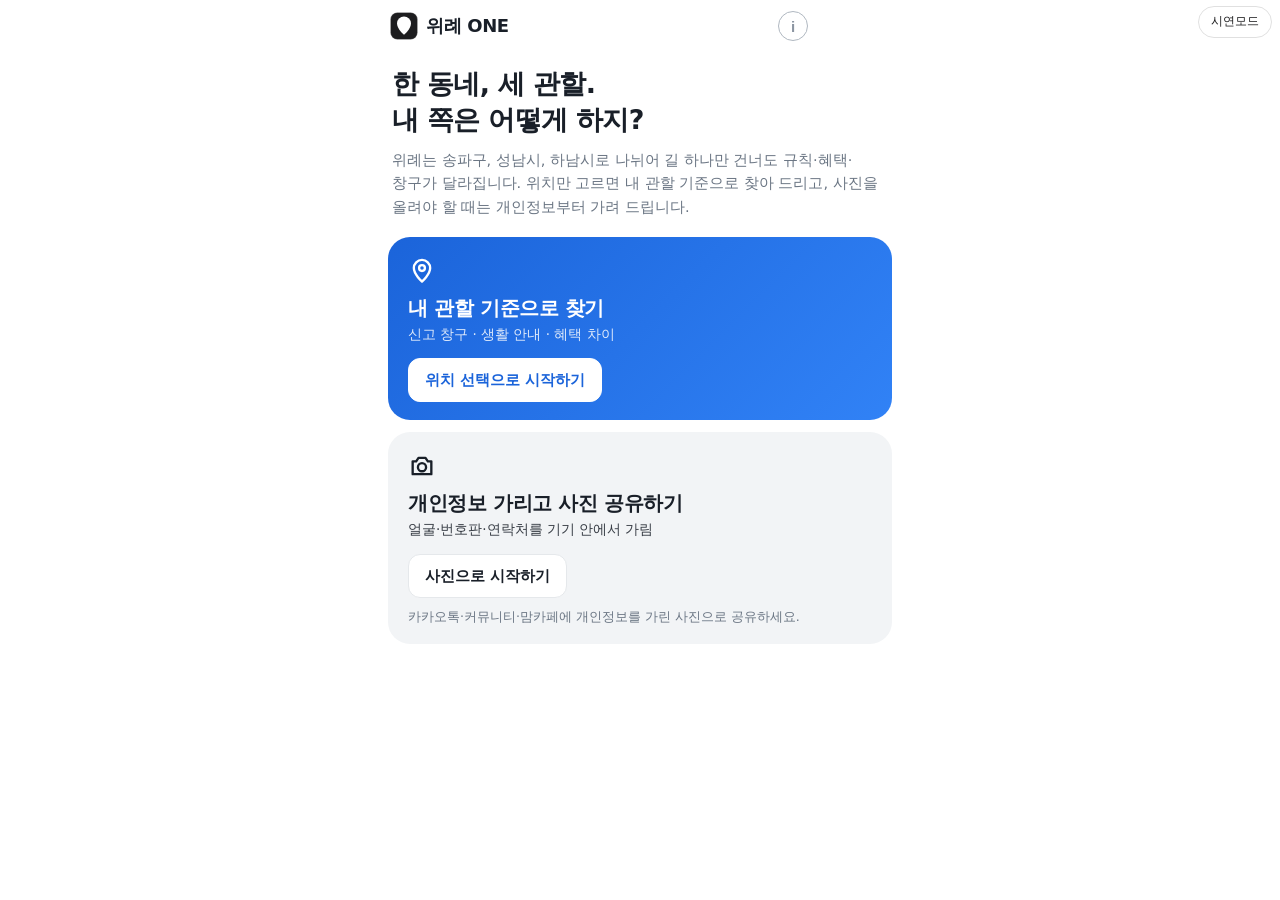
<file: index.html>
<!doctype html>
<html lang="ko">
  <head>
    <meta charset="UTF-8" />
    <meta name="viewport" content="width=device-width, initial-scale=1" />
    <meta name="theme-color" content="#000000" />
    <meta name="color-scheme" content="light" />
    <meta name="description" content="사진 한 장과 위치로, 개인정보를 가리고 위례 생활문제를 어디에 알릴지 찾아줍니다." />
    <link rel="icon" href="data:image/svg+xml,%3Csvg xmlns='http://www.w3.org/2000/svg' viewBox='0 0 32 32'%3E%3Crect width='32' height='32' rx='8' fill='%231d1d1f'/%3E%3Cpath d='M16 26s8-7 8-13a8 8 0 0 0-16 0c0 6 8 13 8 13z' fill='%23fff'/%3E%3C/svg%3E" />
    <title>위례 ONE</title>
    <script type="module" crossorigin src="./assets/index-ofDCbWs7.js"></script>
    <link rel="stylesheet" crossorigin href="./assets/index-BZ7nGz5q.css">
  </head>
  <body>
    <div id="app" class="app"></div>
    <noscript>위례 ONE은 JavaScript가 켜져 있어야 동작합니다.</noscript>
  </body>
</html>
</file>
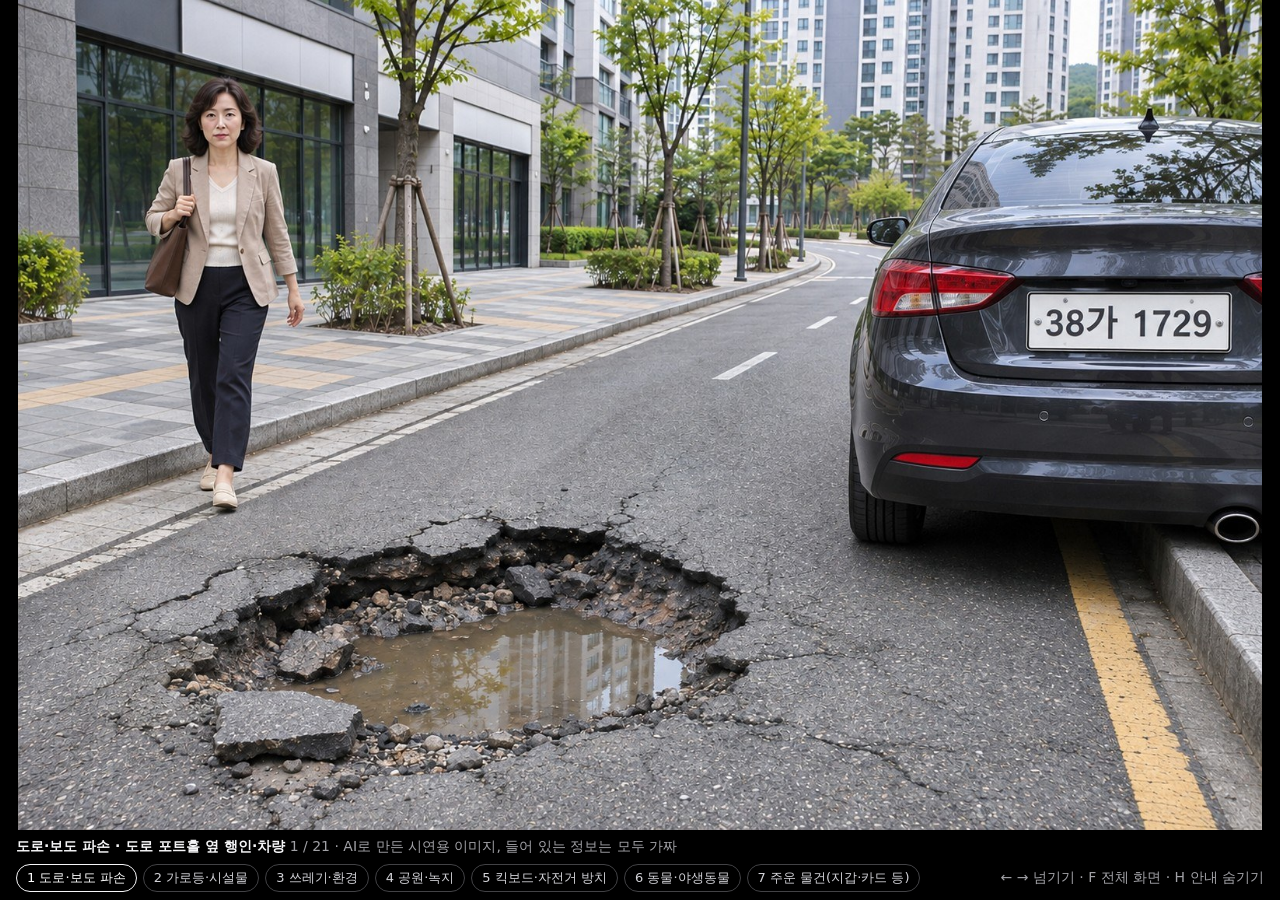
<file: gallery.html>
<!doctype html>
<html lang="ko">
<head>
<meta charset="utf-8">
<meta name="viewport" content="width=device-width, initial-scale=1">
<title>위례 ONE 시연 사진</title>
<style>
  /* 노트북 화면에 예시 사진을 띄우고 휴대폰 앱으로 다시 찍는 시연용 화면.
     검은 배경에 사진만 크게 두어, 앱의 '화면' 후보가 사진 속 물건보다 노트북 화면 테두리를 잡지 않게 한다. */
  :root { color-scheme: dark; }
  html, body { margin: 0; height: 100%; background: #000; color: #f5f5f7; font-family: system-ui, "Malgun Gothic", sans-serif; }
  body { display: grid; grid-template-rows: 1fr auto; overflow: hidden; }
  .stage { position: relative; display: flex; align-items: center; justify-content: center; min-height: 0; }
  .stage img { max-width: 100%; max-height: 100%; object-fit: contain; user-select: none; }
  .nav { position: absolute; top: 0; bottom: 0; width: 30%; border: 0; background: transparent; cursor: pointer; }
  .nav:focus-visible { outline: 2px solid #2997ff; }
  .prev { left: 0; } .next { right: 0; }
  .bar { display: flex; flex-wrap: wrap; gap: 8px 16px; align-items: center; justify-content: space-between; padding: 8px 16px; font-size: 14px; color: #a1a1a6; }
  .bar strong { color: #f5f5f7; font-weight: 600; }
  .groups { display: flex; flex-wrap: wrap; gap: 6px; }
  .groups button { padding: 4px 10px; border: 1px solid #424245; border-radius: 999px; background: transparent; color: #d2d2d7; font: inherit; font-size: 13px; cursor: pointer; }
  .groups button[aria-pressed="true"] { border-color: #f5f5f7; color: #fff; }
  .empty { padding: 32px; text-align: center; }
  body.clean .bar { display: none; }
</style>
</head>
<body>
<main class="stage" aria-live="polite">
  <img id="photo" alt="">
  <button class="nav prev" type="button" aria-label="이전 사진"></button>
  <button class="nav next" type="button" aria-label="다음 사진"></button>
</main>
<footer class="bar">
  <span><strong id="caption"></strong> <span id="count"></span> · AI로 만든 시연용 이미지, 들어 있는 정보는 모두 가짜</span>
  <span class="groups" id="groups"></span>
  <span>← → 넘기기 · F 전체 화면 · H 안내 숨기기</span>
</footer>
<script>
  const img = document.getElementById('photo');
  const caption = document.getElementById('caption');
  const count = document.getElementById('count');
  const groupsEl = document.getElementById('groups');
  let list = [];
  let i = 0;

  function show(n) {
    if (!list.length) return;
    i = (n + list.length) % list.length;
    const s = list[i];
    img.src = `samples/${s.file}`;
    img.alt = `${s.group ?? ''} 예시: ${s.label}`;
    caption.textContent = `${s.group ? `${s.group} · ` : ''}${s.label}`;
    count.textContent = `${i + 1} / ${list.length}`;
    for (const b of groupsEl.children) b.setAttribute('aria-pressed', String(b.dataset.group === s.group));
    if (list[i + 1]) new Image().src = `samples/${list[i + 1].file}`; // 다음 사진을 미리 받아 넘길 때 깜박이지 않게 한다.
  }

  document.querySelector('.prev').addEventListener('click', () => show(i - 1));
  document.querySelector('.next').addEventListener('click', () => show(i + 1));
  addEventListener('keydown', (e) => {
    if (e.key === 'ArrowRight' || e.key === ' ' || e.key === 'PageDown') show(i + 1);
    else if (e.key === 'ArrowLeft' || e.key === 'PageUp') show(i - 1);
    else if (e.key === 'f' || e.key === 'F') document.fullscreenElement ? document.exitFullscreen() : document.documentElement.requestFullscreen();
    else if (e.key === 'h' || e.key === 'H') document.body.classList.toggle('clean');
    else if (/^[1-9]$/.test(e.key)) groupsEl.children[Number(e.key) - 1]?.click();
  });

  fetch('samples/manifest.json')
    .then((r) => r.json())
    .then((data) => {
      list = (Array.isArray(data) ? data : data.samples ?? []).filter((s) => typeof s.file === 'string' && !/^[a-z]+:|^\/|\.\./i.test(s.file));
      const groups = [...new Set(list.map((s) => s.group).filter(Boolean))];
      groups.forEach((g, k) => {
        const b = document.createElement('button');
        b.type = 'button';
        b.dataset.group = g;
        b.textContent = `${k + 1} ${g}`;
        b.addEventListener('click', () => show(list.findIndex((s) => s.group === g)));
        groupsEl.append(b);
      });
      const start = Number(new URLSearchParams(location.search).get('n'));
      show(Number.isInteger(start) && start > 0 ? start - 1 : 0);
    })
    .catch(() => { document.querySelector('.stage').innerHTML = '<p class="empty">예시 사진 목록을 불러오지 못했습니다.</p>'; });
</script>
</body>
</html>
</file>
<file: assets/index-BZ7nGz5q.css>
:root{--lightningcss-light:initial;--lightningcss-dark: ;color-scheme:light;--ink:#1d1d1f;--ink-muted:#6e6e73;--ink-disabled:#595959;--canvas:#fff;--parchment:#f5f5f7;--parchment-80:#f5f5f7cc;--hairline:#e0e0e0;--field-line:#86868b;--tile-dark:#272729;--nav-black:#000;--on-dark:#fff;--on-dark-muted:#ccc;--action:#06c;--focus:#0071e3;--action-on-dark:#2997ff;--jur-songpa:#1d5fd1;--jur-sujeong:#15803d;--jur-hanam:#c2410c;--mark-pending:#ffb020;--mark-done:#fff;--mark-scrim:#0000008c;--label-scrim:#1d1d1fe6;--photo-backdrop:#1d1d1f;--warn-ink:#7a4300;--warn-surface:#fff5e0;--danger-ink:#a1120b;--danger-surface:#fdeeed;--photo-shadow:#00000038 3px 5px 30px;--r-sm:8px;--r-lg:18px;--r-pill:9999px;--tap:44px;--column:540px;--gutter:20px;-webkit-text-size-adjust:100%;font-family:system-ui,-apple-system,BlinkMacSystemFont,Apple SD Gothic Neo,Malgun Gothic,Noto Sans KR,Segoe UI,Roboto,sans-serif;font-size:17px;font-weight:400;line-height:1.47}*{box-sizing:border-box}body{background:var(--canvas);color:var(--ink);word-break:keep-all;overflow-wrap:anywhere;margin:0}.app{flex-direction:column;min-height:100dvh;display:flex}a{color:var(--action)}:focus-visible{outline:2px solid var(--focus);outline-offset:2px}h1:focus{outline:none}.visually-hidden{clip-path:inset(50%);white-space:nowrap;width:1px;height:1px;position:absolute;overflow:hidden}.icon{flex:none;display:inline-flex}.app-bar{z-index:20;background:var(--nav-black);height:44px;color:var(--on-dark);position:sticky;top:0}.app-bar-inner{max-width:var(--column);align-items:center;height:100%;margin:0 auto;padding:0 8px;display:flex}.app-brand{font-size:14px;font-weight:600}.icon-btn{width:44px;height:44px;color:var(--on-dark);cursor:pointer;background:0 0;border:0;justify-content:center;align-items:center;display:inline-flex}.icon-btn:active{transform:scale(.95)}.icon-btn:focus-visible{outline-color:var(--action-on-dark);outline-offset:-4px}.steps{width:100%;max-width:var(--column);padding:12px var(--gutter) 0;gap:6px;margin:0 auto;list-style:none;display:flex}.step{border-top:2px solid var(--hairline);color:var(--ink-muted);flex:1;padding-top:6px;font-size:12px}.step.is-done{border-top-color:var(--ink)}.step.is-active{border-top-color:var(--ink);color:var(--ink);font-weight:600}.screen{flex-direction:column;flex:1;display:flex}.column{width:100%;max-width:var(--column);padding:24px var(--gutter) 32px;flex-direction:column;flex:1;gap:17px;margin:0 auto;display:flex}.screen-title{letter-spacing:-.015em;margin:0;font-size:28px;font-weight:600;line-height:1.2}.screen-lead{margin:0}.section-title{letter-spacing:-.01em;margin:16px 0 12px;font-size:21px;font-weight:600;line-height:1.25}.stack{flex-direction:column;gap:12px;display:flex}.stack-row{flex-wrap:wrap;gap:8px;display:flex}.hint{color:var(--ink-muted);margin:0;font-size:14px;line-height:1.43}.hint-strong{color:var(--ink);grid-column:1/-1;font-weight:600}.fine-print{color:var(--ink-muted);margin:0;font-size:12px;line-height:1.5}.cta-bar{z-index:10;background:var(--parchment-80);-webkit-backdrop-filter:saturate(180%)blur(20px);backdrop-filter:saturate(180%)blur(20px);position:sticky;bottom:0}.cta-bar:empty{display:none}.cta-bar-inner{max-width:var(--column);padding:10px var(--gutter) calc(10px + env(safe-area-inset-bottom));gap:8px;margin:0 auto;display:flex}.cta-bar .btn{flex:auto}.cta-bar .btn-secondary{white-space:nowrap;flex:none}.cta-bar .btn-grow{flex:2 1 0}.btn{min-height:var(--tap);border-radius:var(--r-pill);font:inherit;text-align:center;cursor:pointer;background:0 0;border:1px solid #0000;justify-content:center;align-items:center;gap:8px;padding:10px 22px;line-height:1.24;text-decoration:none;display:inline-flex}.btn:active:not(:disabled),.type-btn:active,.chip:active{transform:scale(.95)}.btn:disabled{background:var(--hairline);border-color:var(--hairline);color:var(--ink-disabled);cursor:not-allowed}.btn-primary{background:var(--action);color:var(--on-dark)}.btn-secondary{border-color:var(--action);color:var(--action)}.btn-text{color:var(--action)}.btn-large{width:100%;min-height:50px}.btn-small{padding:8px 16px;font-size:14px}.btn-block{width:100%}.btn-grow{flex:1 1 0;min-width:120px}.btn-span{grid-column:1/-1}.notice{border-radius:var(--r-sm);margin:0;padding:12px 14px;font-size:14px;line-height:1.43}.notice-info{background:var(--parchment);color:var(--ink)}.notice-warn{background:var(--warn-surface);color:var(--warn-ink);font-weight:600}.notice-danger{background:var(--danger-surface);color:var(--danger-ink);font-weight:600}.status-slot{flex-direction:column;gap:8px;display:flex}.status-slot:empty{display:none}.tile{padding:56px var(--gutter);text-align:center}.tile-inner{max-width:var(--column);margin:0 auto}.tile-light{background:var(--canvas);color:var(--ink)}.tile-parchment{background:var(--parchment);color:var(--ink)}.tile-dark{background:var(--tile-dark);color:var(--on-dark)}.tile-dark a{color:var(--action-on-dark)}.tile-eyebrow{color:var(--ink-muted);margin:0 0 8px;font-size:14px;font-weight:600}.tile-hero-title{letter-spacing:-.02em;margin:0;font-size:34px;font-weight:600;line-height:1.1}.tile-question{letter-spacing:-.01em;margin:12px 0 8px;font-size:21px;font-weight:600;line-height:1.3}.tile-sub{margin:0 0 24px}.tile-title{letter-spacing:-.015em;margin:0 0 12px;font-size:28px;font-weight:600;line-height:1.2}.tile-body{margin:0}.tile-dark .tile-body{color:var(--on-dark-muted)}.tile-footer{padding:32px var(--gutter);background:var(--parchment)}.tile-footer .fine-print{max-width:var(--column);margin:0 auto}@media (max-width:419px){.tile-hero-title{font-size:28px}.tile-title{font-size:24px}.tile{padding-top:48px;padding-bottom:48px}}.photo-body{flex-direction:column;gap:17px;display:flex}.sample-slot:empty{display:none}.sample-slot{flex-direction:column;gap:12px;display:flex}.sample-title{margin:0;font-size:17px;font-weight:600;line-height:1.24}.sample-group{flex-direction:column;gap:8px;display:flex}.sample-group-title{color:var(--ink-muted);margin:0;font-size:14px;font-weight:600}.sample-grid{grid-template-columns:1fr 1fr;gap:12px;display:grid}.sample-card{min-height:var(--tap);border:1px solid var(--hairline);border-radius:var(--r-lg);background:var(--canvas);color:var(--ink);font:inherit;text-align:left;cursor:pointer;flex-direction:column;gap:4px;padding:8px 8px 12px;display:flex}.sample-card:active{transform:scale(.95)}.sample-thumb{aspect-ratio:4/3;border-radius:var(--r-sm);background:var(--parchment);object-fit:cover;width:100%;margin-bottom:4px;display:block}.sample-label{font-size:14px;font-weight:600;line-height:1.29}.sample-note{color:var(--ink-muted);font-size:12px;line-height:1.4}.text-progress{flex-direction:column;gap:6px;display:flex}.text-progress .progress-bar{height:2px}.progress-box{border-radius:var(--r-sm);background:var(--parchment);padding:12px 14px;font-size:14px;line-height:1.43}.progress-box p{margin:8px 0 0}.progress-bar{border-radius:var(--r-pill);background:var(--hairline);height:4px;overflow:hidden}.progress-bar span{border-radius:var(--r-pill);background:var(--ink);width:40%;height:100%;animation:1.3s ease-in-out infinite progress;display:block}@keyframes progress{0%{transform:translate(-100%)}to{transform:translate(260%)}}@media (prefers-reduced-motion:reduce){.progress-bar span{opacity:.6;width:100%;animation:none}.btn:active:not(:disabled),.type-btn:active,.chip:active,.icon-btn:active,.sample-card:active{transform:none}}.stage{width:min(100%, calc(62vh * var(--ratio-n,1)));aspect-ratio:var(--ratio,1);background:var(--photo-backdrop);border-radius:var(--r-sm);-webkit-user-select:none;user-select:none;-webkit-touch-callout:none;margin:0 auto;position:relative}.stage.is-adding{touch-action:none;cursor:crosshair;outline:2px solid var(--focus);outline-offset:2px}.stage-canvas{border-radius:var(--r-sm);width:100%;height:100%;position:absolute;inset:0}.stage-overlay{position:absolute;inset:0}.stage.is-adding .region{pointer-events:none}.region{border:2px dashed var(--mark-pending);border-radius:var(--r-sm);outline:1px solid var(--mark-scrim);cursor:pointer;background:0 0;padding:0;position:absolute}.region:after{content:"";width:max(100%,44px);height:max(100%,44px);position:absolute;top:50%;left:50%;transform:translate(-50%,-50%)}.region:focus-visible{outline:2px solid var(--focus);outline-offset:2px}.region.is-redacted{border:2px solid var(--mark-done)}.region.is-current{outline:3px solid var(--mark-pending);outline-offset:3px}.stage-chips{pointer-events:none;position:absolute;inset:0}.region-chip{border-radius:var(--r-pill);background:var(--label-scrim);height:18px;color:var(--on-dark);text-align:center;font-size:12px;line-height:18px;position:absolute}.region.is-plain-text{border-width:1px}.region-delete{border-radius:var(--r-pill);background:var(--ink);width:22px;height:22px;color:var(--on-dark);justify-content:center;align-items:center;display:inline-flex;position:absolute;top:-11px;right:-11px}.draw-box{border:2px solid var(--mark-done);outline:1px solid var(--mark-scrim);border-radius:var(--r-sm);pointer-events:none;position:absolute}.tools{grid-template-columns:2fr 3fr;gap:8px;display:grid}.tools .btn{padding-inline:12px}.tools-note{grid-column:1/-1}.review{border:1px solid var(--hairline);border-radius:var(--r-lg);flex-direction:column;gap:12px;padding:17px;display:flex}.review-head{align-items:center;gap:12px;display:flex}.review-thumb{border-radius:var(--r-sm);background:var(--photo-backdrop);flex:none}.review-count{color:var(--ink-muted);margin:0;font-size:14px}.review-name{margin:0;font-weight:600}.region-list{flex-direction:column;margin:0;padding:0;list-style:none;display:flex}.region-row{border-top:1px solid var(--hairline);justify-content:space-between;align-items:center;gap:12px;padding:8px 0;display:flex}.region-row-text{flex-direction:column;display:flex}.region-row-text strong{font-weight:600}.region-row-text small{color:var(--ink-muted);font-size:14px}.region-row .btn{flex:none;min-width:88px}.region-group{border-top:1px solid var(--hairline)}.region-group-head{justify-content:space-between;align-items:center;gap:12px;padding:8px 0;display:flex}.region-group-head .btn{flex:none}.region-group-toggle{min-height:var(--tap);color:var(--ink);font:inherit;text-align:left;cursor:pointer;background:0 0;border:0;flex-direction:column;flex:1;padding:0;display:flex}.region-group-toggle strong{font-weight:600}.region-group-toggle small{color:var(--action);font-size:14px}.region-sublist{padding-left:12px}.map{border-radius:var(--r-lg);background:var(--parchment);z-index:0;height:min(50vh,400px);min-height:280px}.map-pin{background:0 0;border:0}.leaflet-container{font:inherit}.leaflet-container .leaflet-control-attribution{font-size:12px}.leaflet-bar a{width:44px!important;height:44px!important;color:var(--ink)!important;line-height:44px!important}.leaflet-tooltip.map-label{border-radius:var(--r-pill);background:var(--label-scrim);box-shadow:none;color:var(--on-dark);border:0;padding:2px 8px;font-size:12px}.leaflet-tooltip.map-label:before{display:none}.legend{flex-wrap:wrap;gap:4px 16px;margin:-8px 0 0;padding:0;font-size:14px;list-style:none;display:flex}.jur-label{align-items:center;gap:6px;display:inline-flex}.jur-dot{border-radius:var(--r-pill);background:var(--ink-muted);flex:none;width:10px;height:10px}.jur-songpa{background:var(--jur-songpa)}.jur-sujeong{background:var(--jur-sujeong)}.jur-hanam{background:var(--jur-hanam)}.location-result{flex-direction:column;gap:8px;display:flex}.result-sentence{letter-spacing:-.01em;margin:0;font-size:21px;font-weight:600;line-height:1.3}.override{border:1px solid var(--hairline);border-radius:var(--r-lg);padding:0 17px}.override summary{min-height:var(--tap);color:var(--action);cursor:pointer;align-items:center;display:flex}.override-grid{grid-template-columns:1fr 1fr;gap:8px;padding-bottom:17px;display:grid}.chip{min-height:var(--tap);border:1px solid var(--hairline);border-radius:var(--r-pill);background:var(--canvas);color:var(--ink);font:inherit;cursor:pointer;padding:8px 12px;font-size:14px}.chip.is-selected{border:2px solid var(--focus);padding:7px 11px;font-weight:600}.type-grid{grid-template-columns:1fr 1fr;gap:12px;display:grid}.type-btn{border:1px solid var(--hairline);border-radius:var(--r-lg);background:var(--canvas);min-height:88px;color:var(--ink);font:inherit;cursor:pointer;padding:17px;font-weight:600;line-height:1.24}.type-btn.is-selected{border:2px solid var(--focus);padding:16px}.result-figure{margin:8px 0 12px}.result-photo{object-fit:contain;border-radius:var(--r-sm);background:var(--photo-backdrop);width:100%;height:auto;max-height:60vh;box-shadow:var(--photo-shadow);display:block}.result-figure figcaption{padding-top:12px}.facts{margin:0}.facts>div{border-top:1px solid var(--hairline);gap:12px;padding:12px 0;display:flex}.facts>div:first-child{border-top:0}.facts dt{width:72px;color:var(--ink-muted);flex:none;font-size:14px;line-height:1.75}.facts dd{margin:0;font-weight:600}.facts-note{color:var(--ink-muted);margin-top:2px;font-size:14px;font-weight:400;display:block}.tag-warn{border-radius:var(--r-pill);background:var(--warn-surface);width:-moz-fit-content;width:fit-content;color:var(--warn-ink);margin:0;padding:2px 10px;font-size:14px;font-weight:600;display:inline-block}.channel{border:1px solid var(--hairline);border-radius:var(--r-lg);flex-direction:column;align-items:flex-start;gap:8px;margin-bottom:12px;padding:24px;display:flex}.channel-first{border-color:var(--tile-dark);background:var(--tile-dark);color:var(--on-dark)}.channel-first .hint{color:var(--on-dark-muted)}.channel-first a{color:var(--action-on-dark)}.channel-first a:focus-visible{outline-color:var(--action-on-dark)}.channel-rank{color:var(--on-dark-muted);margin:0;font-size:14px;font-weight:600}.channel-name{margin:0;font-size:17px;font-weight:600;line-height:1.24}.channel-first .channel-name{letter-spacing:-.015em;font-size:24px;line-height:1.2}.channel-reason{margin:0}.channel-phone{margin:0;font-size:14px}.channel-phone a,.facts-note a{min-height:var(--tap);padding:11px 0;display:inline-block}.draft{border:1px solid var(--field-line);border-radius:var(--r-lg);background:var(--canvas);width:100%;color:var(--ink);font:inherit;resize:vertical;margin-top:12px;padding:17px;display:block}.action-status{min-height:1.5em;margin:0;font-size:14px;font-weight:600}.dialog{border-radius:var(--r-lg);width:min(100vw - 32px,420px);color:var(--ink);border:0;padding:24px}.dialog::backdrop{background:#0000008c}.dialog-title{letter-spacing:-.01em;margin:0 0 8px;font-size:21px;font-weight:600;line-height:1.25}.dialog-body{margin:0 0 17px}.dialog-actions{flex-direction:column;gap:8px;display:flex}.leaflet-touch .leaflet-bar,.leaflet-bar{border:1px solid var(--hairline);border-radius:var(--r-sm);box-shadow:none}.demo-banner{padding:8px var(--gutter);background:var(--warn-surface);color:var(--warn-ink);justify-content:space-between;align-items:center;gap:12px;font-size:13px;line-height:1.4;display:flex}.demo-banner a{color:inherit;white-space:nowrap;font-weight:600}.demo-spots{padding-bottom:8px}.data-table{border-collapse:collapse;width:100%;margin:8px 0 12px;font-size:14px;line-height:1.45}.data-table th,.data-table td{border-bottom:1px solid var(--hairline);text-align:left;vertical-align:top;padding:10px 8px}.data-table thead th{color:var(--ink-muted);font-size:13px;font-weight:600}.data-table tbody th{font-weight:600}.plain-list{margin:8px 0 12px;padding-left:1.2em;line-height:1.6}.plain-list li+li{margin-top:4px}.decision-list{margin:8px 0 0;padding:0;list-style:none}.decision-list li{border-bottom:1px solid var(--hairline);gap:12px;padding:10px 0;display:flex}.decision-who{flex:0 0 4.5em;font-weight:600}.type-group+.type-group{margin-top:24px}.type-group-title{color:var(--ink-muted);margin:0 0 12px;font-size:15px;font-weight:600}.compare-list{margin:8px 0 0;padding:0;list-style:none}.compare-list li{border-top:1px solid var(--hairline);padding:12px 0}.compare-list li p{margin:0 0 4px}.compare-list li.is-current{background:var(--parchment);border-radius:var(--r-sm);margin:0 -12px;padding:12px}.compare-head{font-weight:600}.menu-list{gap:12px;margin:17px 0;display:grid}.menu-card{border:1px solid var(--hairline);border-radius:var(--r-lg);background:var(--canvas);width:100%;color:var(--ink);font:inherit;text-align:left;cursor:pointer;gap:6px;padding:18px;display:grid}.menu-card:hover{border-color:var(--field-line)}.menu-card:focus-visible{outline:2px solid var(--focus);outline-offset:2px}.menu-card-title{align-items:center;gap:8px;font-size:19px;font-weight:600;display:flex}.menu-card-body{color:var(--ink-muted);font-size:15px;line-height:1.5}.type-note{color:var(--action);margin-top:4px;font-size:12px;font-weight:500;display:block}.tag-basis{border-radius:var(--r-pill);background:var(--parchment);color:var(--ink-muted);margin:0 0 8px;padding:2px 10px;font-size:12px;display:inline-block}.home{max-width:var(--column);color:#191f28;flex-direction:column;gap:18px;margin:0 auto;padding:4px 18px 20px;display:flex}.home-top{min-height:var(--tap);justify-content:space-between;align-items:center;padding:0 2px;display:flex}.home-brand{letter-spacing:-.02em;font-size:18px;font-weight:800}.info-btn{width:var(--tap);height:var(--tap);cursor:pointer;background:0 0;border:0;justify-content:center;align-items:center;margin-right:-7px;display:inline-flex}.info-btn span{border-radius:var(--r-pill);color:#8b95a1;border:1.6px solid #b0b8c1;justify-content:center;align-items:center;width:30px;height:30px;font-size:15px;font-weight:800;display:inline-flex}.info-btn:focus-visible{outline:2px solid var(--focus);outline-offset:2px}.home-hero{text-align:left;padding:0 4px}.home-title{letter-spacing:-.025em;margin:0;font-size:27px;font-weight:800;line-height:1.32}.home-lead{color:#6b7684;margin:12px 0 0;font-size:14.5px;line-height:1.6}.home-cards{flex-direction:column;gap:12px;display:flex}.home-card{text-align:left;background:#f2f4f6;border-radius:22px;padding:20px 20px 18px}.home-card-main{color:#fff;background:linear-gradient(135deg,#1b64da,#3182f6)}.home-card-icon{line-height:0;display:block}.home-card-title{letter-spacing:-.02em;margin:10px 0 0;font-size:20px;font-weight:800;line-height:1.3}.home-card-body{opacity:.85;margin:4px 0 0;font-size:13.5px;line-height:1.45}.home-card-btn{min-height:var(--tap);color:#191f28;font:inherit;cursor:pointer;background:#fff;border:1px solid #e5e8eb;border-radius:12px;margin-top:14px;padding:10px 16px;font-size:15px;font-weight:800}.home-card-main .home-card-btn{color:#1b64da;border-color:#fff}.home-card-btn:active{transform:scale(.97)}.home-card-btn:focus-visible{outline:2px solid var(--focus);outline-offset:2px}.home-card-main .home-card-btn:focus-visible{outline-color:#fff}.home-foot{text-align:center;margin:0;font-size:13px}.home-foot a{color:#8b95a1}.info-dialog{max-height:calc(100dvh - 48px);overflow:auto}.info-head{justify-content:space-between;align-items:center;gap:8px;margin-bottom:8px;display:flex}.info-head .dialog-title{margin:0}.info-item h3{margin:14px 0 4px;font-size:17px;font-weight:600}.info-item p{color:var(--ink-muted);margin:0;font-size:15px}.info-link{margin:6px 0 0;font-size:15px}.info-dialog .fine-print{margin-top:14px}.demo-more{margin-top:8px}.info-head .icon-btn{color:var(--ink)}.demo-main{grid-template-columns:repeat(3,1fr)}@media (max-height:780px){.home{gap:12px;padding-bottom:12px}.home-title{font-size:25px}.home-lead{margin-top:8px;font-size:14px;line-height:1.5}.home-card{padding:16px 18px 14px}.home-card-title{margin-top:6px}.home-card-btn{margin-top:10px}}.demo-toggle{top:6px;right:max(8px, env(safe-area-inset-right));z-index:40;border:1px solid var(--hairline);border-radius:var(--r-pill);background:var(--canvas);min-height:32px;color:var(--ink);cursor:pointer;align-items:center;padding:4px 12px;font-size:12px;text-decoration:none;display:inline-flex;position:fixed}.demo-toggle:after{content:"";position:absolute;inset:-6px}.demo-toggle.is-on{border-color:var(--ink);background:var(--ink);color:var(--on-dark);font-weight:600}.demo-toggle:active{transform:scale(.95)}.demo-banner{min-height:44px;padding-right:150px}.home-top.has-toggle{padding-right:84px}.save-viewer{max-height:calc(100dvh - 32px);overflow:auto}.save-viewer-img{border-radius:var(--r-sm);-webkit-touch-callout:default;-webkit-user-select:auto;user-select:auto;width:100%;height:auto;margin:0 0 16px;display:block}.inapp-banner{padding:10px var(--gutter);color:#191919;background:#fee500;justify-content:space-between;align-items:center;gap:10px;font-size:13.5px;line-height:1.4;display:flex}.inapp-open{border-radius:var(--r-pill);color:#fff;white-space:nowrap;background:#191919;flex:none;padding:7px 12px;font-weight:700;text-decoration:none}.home-card-note{color:#6b7684;margin:10px 0 0;font-size:12.5px;line-height:1.45}.app-logo{flex:none;line-height:0;display:inline-flex}.app-brand,.home-brand{align-items:center;gap:8px;display:inline-flex}.leaflet-pane,.leaflet-tile,.leaflet-marker-icon,.leaflet-marker-shadow,.leaflet-tile-container,.leaflet-pane>svg,.leaflet-pane>canvas,.leaflet-zoom-box,.leaflet-image-layer,.leaflet-layer{position:absolute;top:0;left:0}.leaflet-container{overflow:hidden}.leaflet-tile,.leaflet-marker-icon,.leaflet-marker-shadow{-webkit-user-select:none;user-select:none;-webkit-user-drag:none}.leaflet-tile::selection{background:0 0}.leaflet-safari .leaflet-tile{image-rendering:-webkit-optimize-contrast}.leaflet-safari .leaflet-tile-container{-webkit-transform-origin:0 0;width:1600px;height:1600px}.leaflet-marker-icon,.leaflet-marker-shadow{display:block}.leaflet-container .leaflet-overlay-pane svg{max-width:none!important;max-height:none!important}.leaflet-container .leaflet-marker-pane img,.leaflet-container .leaflet-shadow-pane img,.leaflet-container .leaflet-tile-pane img,.leaflet-container img.leaflet-image-layer,.leaflet-container .leaflet-tile{width:auto;padding:0;max-width:none!important;max-height:none!important}.leaflet-container img.leaflet-tile{mix-blend-mode:plus-lighter}.leaflet-container.leaflet-touch-zoom{-ms-touch-action:pan-x pan-y;touch-action:pan-x pan-y}.leaflet-container.leaflet-touch-drag{-ms-touch-action:pinch-zoom;touch-action:none;touch-action:pinch-zoom}.leaflet-container.leaflet-touch-drag.leaflet-touch-zoom{-ms-touch-action:none;touch-action:none}.leaflet-container{-webkit-tap-highlight-color:transparent}.leaflet-container a{-webkit-tap-highlight-color:#33b5e566}.leaflet-tile{filter:inherit;visibility:hidden}.leaflet-tile-loaded{visibility:inherit}.leaflet-zoom-box{box-sizing:border-box;z-index:800;width:0;height:0}.leaflet-overlay-pane svg{-moz-user-select:none}.leaflet-pane{z-index:400}.leaflet-tile-pane{z-index:200}.leaflet-overlay-pane{z-index:400}.leaflet-shadow-pane{z-index:500}.leaflet-marker-pane{z-index:600}.leaflet-tooltip-pane{z-index:650}.leaflet-popup-pane{z-index:700}.leaflet-map-pane canvas{z-index:100}.leaflet-map-pane svg{z-index:200}.leaflet-vml-shape{width:1px;height:1px}.lvml{behavior:url(#default#VML);display:inline-block;position:absolute}.leaflet-control{z-index:800;pointer-events:visiblePainted;pointer-events:auto;position:relative}.leaflet-top,.leaflet-bottom{z-index:1000;pointer-events:none;position:absolute}.leaflet-top{top:0}.leaflet-right{right:0}.leaflet-bottom{bottom:0}.leaflet-left{left:0}.leaflet-control{float:left;clear:both}.leaflet-right .leaflet-control{float:right}.leaflet-top .leaflet-control{margin-top:10px}.leaflet-bottom .leaflet-control{margin-bottom:10px}.leaflet-left .leaflet-control{margin-left:10px}.leaflet-right .leaflet-control{margin-right:10px}.leaflet-fade-anim .leaflet-popup{opacity:0;transition:opacity .2s linear}.leaflet-fade-anim .leaflet-map-pane .leaflet-popup{opacity:1}.leaflet-zoom-animated{transform-origin:0 0}svg.leaflet-zoom-animated{will-change:transform}.leaflet-zoom-anim .leaflet-zoom-animated{-webkit-transition:-webkit-transform .25s cubic-bezier(0,0,.25,1);-moz-transition:-moz-transform .25s cubic-bezier(0,0,.25,1);transition:transform .25s cubic-bezier(0,0,.25,1)}.leaflet-zoom-anim .leaflet-tile,.leaflet-pan-anim .leaflet-tile{transition:none}.leaflet-zoom-anim .leaflet-zoom-hide{visibility:hidden}.leaflet-interactive{cursor:pointer}.leaflet-grab{cursor:-webkit-grab;cursor:-moz-grab;cursor:grab}.leaflet-crosshair,.leaflet-crosshair .leaflet-interactive{cursor:crosshair}.leaflet-popup-pane,.leaflet-control{cursor:auto}.leaflet-dragging .leaflet-grab,.leaflet-dragging .leaflet-grab .leaflet-interactive,.leaflet-dragging .leaflet-marker-draggable{cursor:move;cursor:-webkit-grabbing;cursor:-moz-grabbing;cursor:grabbing}.leaflet-marker-icon,.leaflet-marker-shadow,.leaflet-image-layer,.leaflet-pane>svg path,.leaflet-tile-container{pointer-events:none}.leaflet-marker-icon.leaflet-interactive,.leaflet-image-layer.leaflet-interactive,.leaflet-pane>svg path.leaflet-interactive,svg.leaflet-image-layer.leaflet-interactive path{pointer-events:visiblePainted;pointer-events:auto}.leaflet-container{outline-offset:1px;background:#ddd}.leaflet-container a{color:#0078a8}.leaflet-zoom-box{background:#ffffff80;border:2px dotted #38f}.leaflet-container{font-family:Helvetica Neue,Arial,Helvetica,sans-serif;font-size:.75rem;line-height:1.5}.leaflet-bar{border-radius:4px;box-shadow:0 1px 5px #000000a6}.leaflet-bar a{text-align:center;color:#000;background-color:#fff;border-bottom:1px solid #ccc;width:26px;height:26px;line-height:26px;text-decoration:none;display:block}.leaflet-bar a,.leaflet-control-layers-toggle{background-position:50%;background-repeat:no-repeat;display:block}.leaflet-bar a:hover,.leaflet-bar a:focus{background-color:#f4f4f4}.leaflet-bar a:first-child{border-top-left-radius:4px;border-top-right-radius:4px}.leaflet-bar a:last-child{border-bottom:none;border-bottom-right-radius:4px;border-bottom-left-radius:4px}.leaflet-bar a.leaflet-disabled{cursor:default;color:#bbb;background-color:#f4f4f4}.leaflet-touch .leaflet-bar a{width:30px;height:30px;line-height:30px}.leaflet-touch .leaflet-bar a:first-child{border-top-left-radius:2px;border-top-right-radius:2px}.leaflet-touch .leaflet-bar a:last-child{border-bottom-right-radius:2px;border-bottom-left-radius:2px}.leaflet-control-zoom-in,.leaflet-control-zoom-out{text-indent:1px;font:700 18px Lucida Console,Monaco,monospace}.leaflet-touch .leaflet-control-zoom-in,.leaflet-touch .leaflet-control-zoom-out{font-size:22px}.leaflet-control-layers{background:#fff;border-radius:5px;box-shadow:0 1px 5px #0006}.leaflet-control-layers-toggle{background-image:url([data-uri]);width:36px;height:36px}.leaflet-retina .leaflet-control-layers-toggle{background-image:url([data-uri]);background-size:26px 26px}.leaflet-touch .leaflet-control-layers-toggle{width:44px;height:44px}.leaflet-control-layers .leaflet-control-layers-list,.leaflet-control-layers-expanded .leaflet-control-layers-toggle{display:none}.leaflet-control-layers-expanded .leaflet-control-layers-list{display:block;position:relative}.leaflet-control-layers-expanded{color:#333;background:#fff;padding:6px 10px 6px 6px}.leaflet-control-layers-scrollbar{padding-right:5px;overflow:hidden scroll}.leaflet-control-layers-selector{margin-top:2px;position:relative;top:1px}.leaflet-control-layers label{font-size:1.08333em;display:block}.leaflet-control-layers-separator{border-top:1px solid #ddd;height:0;margin:5px -10px 5px -6px}.leaflet-default-icon-path{background-image:url([data-uri])}.leaflet-container .leaflet-control-attribution{background:#fffc;margin:0}.leaflet-control-attribution,.leaflet-control-scale-line{color:#333;padding:0 5px;line-height:1.4}.leaflet-control-attribution a{text-decoration:none}.leaflet-control-attribution a:hover,.leaflet-control-attribution a:focus{text-decoration:underline}.leaflet-attribution-flag{width:1em;height:.6669em;vertical-align:baseline!important;display:inline!important}.leaflet-left .leaflet-control-scale{margin-left:5px}.leaflet-bottom .leaflet-control-scale{margin-bottom:5px}.leaflet-control-scale-line{white-space:nowrap;box-sizing:border-box;text-shadow:1px 1px #fff;background:#fffc;border:2px solid #777;border-top:none;padding:2px 5px 1px;line-height:1.1}.leaflet-control-scale-line:not(:first-child){border-top:2px solid #777;border-bottom:none;margin-top:-2px}.leaflet-control-scale-line:not(:first-child):not(:last-child){border-bottom:2px solid #777}.leaflet-touch .leaflet-control-attribution,.leaflet-touch .leaflet-control-layers,.leaflet-touch .leaflet-bar{box-shadow:none}.leaflet-touch .leaflet-control-layers,.leaflet-touch .leaflet-bar{background-clip:padding-box;border:2px solid #0003}.leaflet-popup{text-align:center;margin-bottom:20px;position:absolute}.leaflet-popup-content-wrapper{text-align:left;border-radius:12px;padding:1px}.leaflet-popup-content{min-height:1px;margin:13px 24px 13px 20px;font-size:1.08333em;line-height:1.3}.leaflet-popup-content p{margin:1.3em 0}.leaflet-popup-tip-container{pointer-events:none;width:40px;height:20px;margin-top:-1px;margin-left:-20px;position:absolute;left:50%;overflow:hidden}.leaflet-popup-tip{pointer-events:auto;width:17px;height:17px;margin:-10px auto 0;padding:1px;transform:rotate(45deg)}.leaflet-popup-content-wrapper,.leaflet-popup-tip{color:#333;background:#fff;box-shadow:0 3px 14px #0006}.leaflet-container a.leaflet-popup-close-button{text-align:center;color:#757575;background:0 0;border:none;width:24px;height:24px;font:16px/24px Tahoma,Verdana,sans-serif;text-decoration:none;position:absolute;top:0;right:0}.leaflet-container a.leaflet-popup-close-button:hover,.leaflet-container a.leaflet-popup-close-button:focus{color:#585858}.leaflet-popup-scrolled{overflow:auto}.leaflet-oldie .leaflet-popup-content-wrapper{-ms-zoom:1}.leaflet-oldie .leaflet-popup-tip{-ms-filter:"progid:DXImageTransform.Microsoft.Matrix(M11=0.70710678, M12=0.70710678, M21=-0.70710678, M22=0.70710678)";width:24px;filter:progid:DXImageTransform.Microsoft.Matrix(M11=.707107, M12=.707107, M21=-.707107, M22=.707107);margin:0 auto}.leaflet-oldie .leaflet-control-zoom,.leaflet-oldie .leaflet-control-layers,.leaflet-oldie .leaflet-popup-content-wrapper,.leaflet-oldie .leaflet-popup-tip{border:1px solid #999}.leaflet-div-icon{background:#fff;border:1px solid #666}.leaflet-tooltip{color:#222;white-space:nowrap;-webkit-user-select:none;user-select:none;pointer-events:none;background-color:#fff;border:1px solid #fff;border-radius:3px;padding:6px;position:absolute;box-shadow:0 1px 3px #0006}.leaflet-tooltip.leaflet-interactive{cursor:pointer;pointer-events:auto}.leaflet-tooltip-top:before,.leaflet-tooltip-bottom:before,.leaflet-tooltip-left:before,.leaflet-tooltip-right:before{pointer-events:none;content:"";background:0 0;border:6px solid #0000;position:absolute}.leaflet-tooltip-bottom{margin-top:6px}.leaflet-tooltip-top{margin-top:-6px}.leaflet-tooltip-bottom:before,.leaflet-tooltip-top:before{margin-left:-6px;left:50%}.leaflet-tooltip-top:before{border-top-color:#fff;margin-bottom:-12px;bottom:0}.leaflet-tooltip-bottom:before{border-bottom-color:#fff;margin-top:-12px;margin-left:-6px;top:0}.leaflet-tooltip-left{margin-left:-6px}.leaflet-tooltip-right{margin-left:6px}.leaflet-tooltip-left:before,.leaflet-tooltip-right:before{margin-top:-6px;top:50%}.leaflet-tooltip-left:before{border-left-color:#fff;margin-right:-12px;right:0}.leaflet-tooltip-right:before{border-right-color:#fff;margin-left:-12px;left:0}@media print{.leaflet-control{-webkit-print-color-adjust:exact;-moz-print-color-adjust:exact;print-color-adjust:exact}}
</file>
